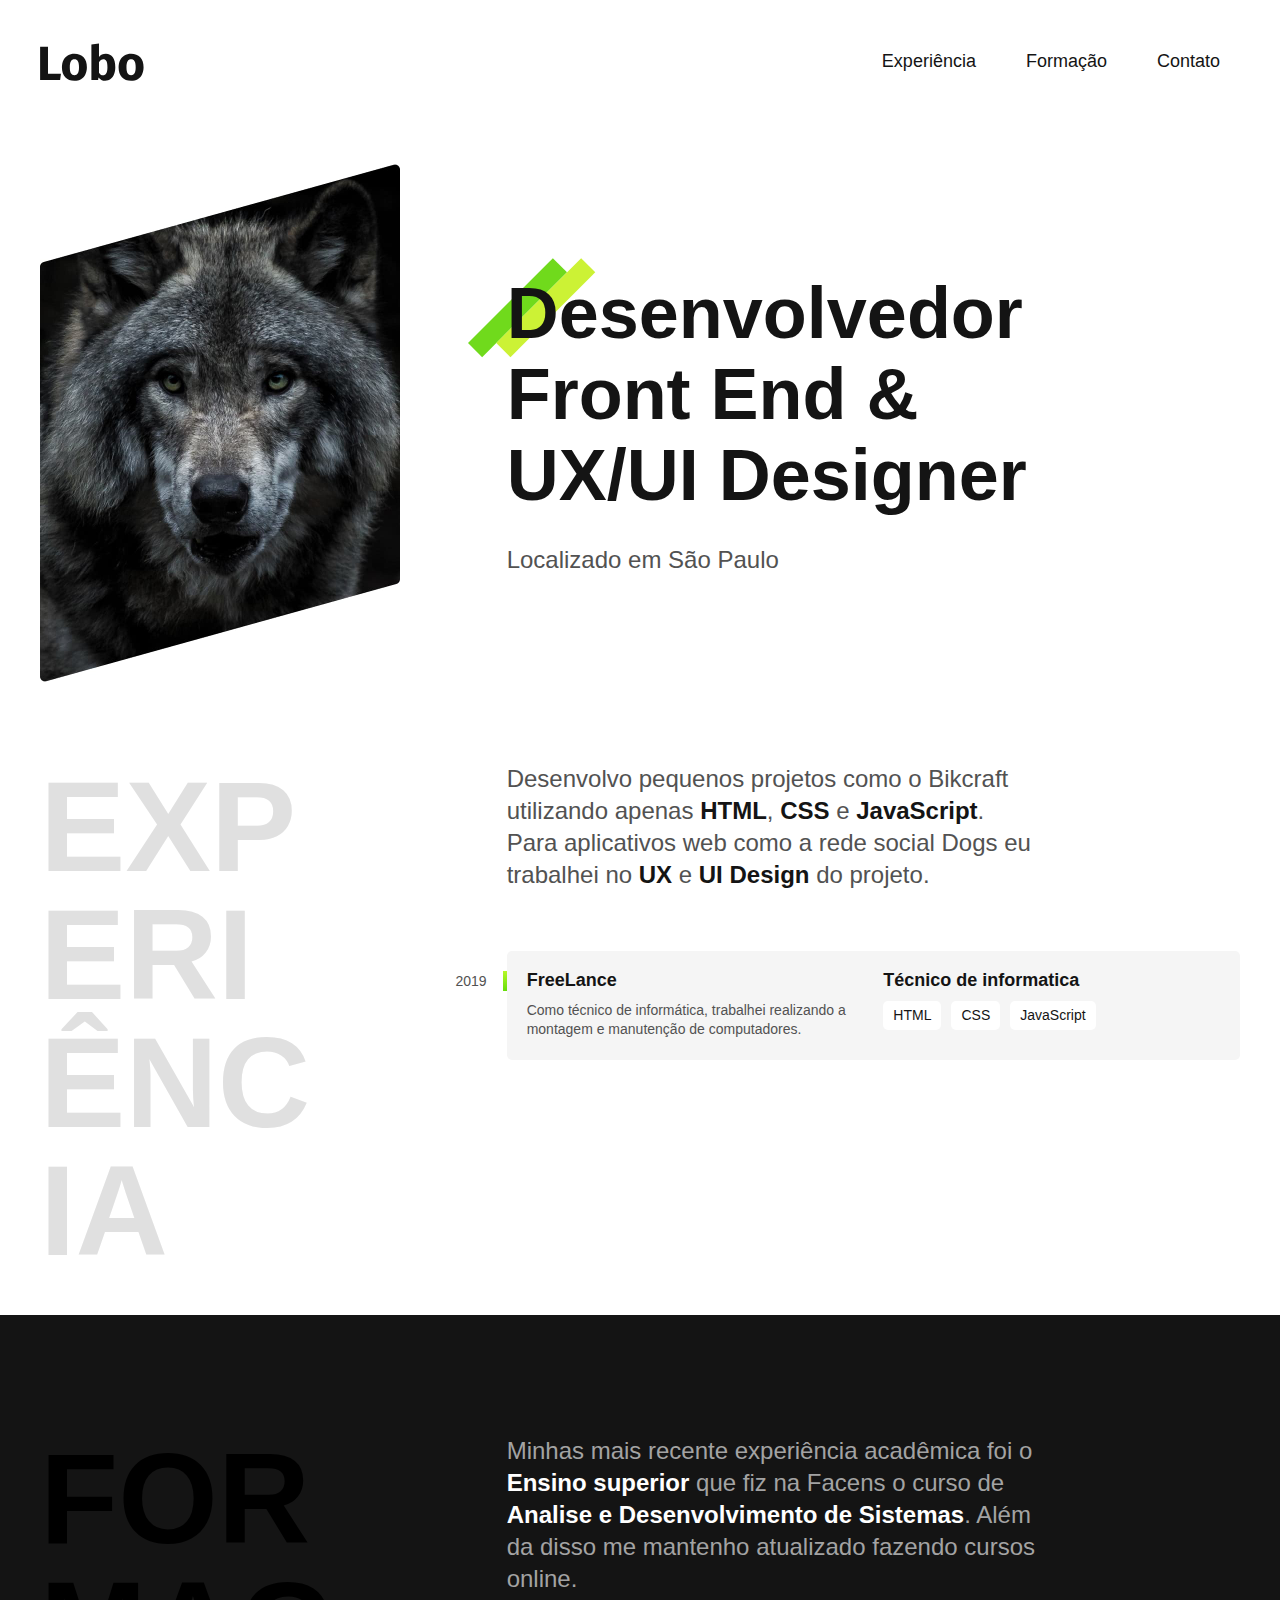
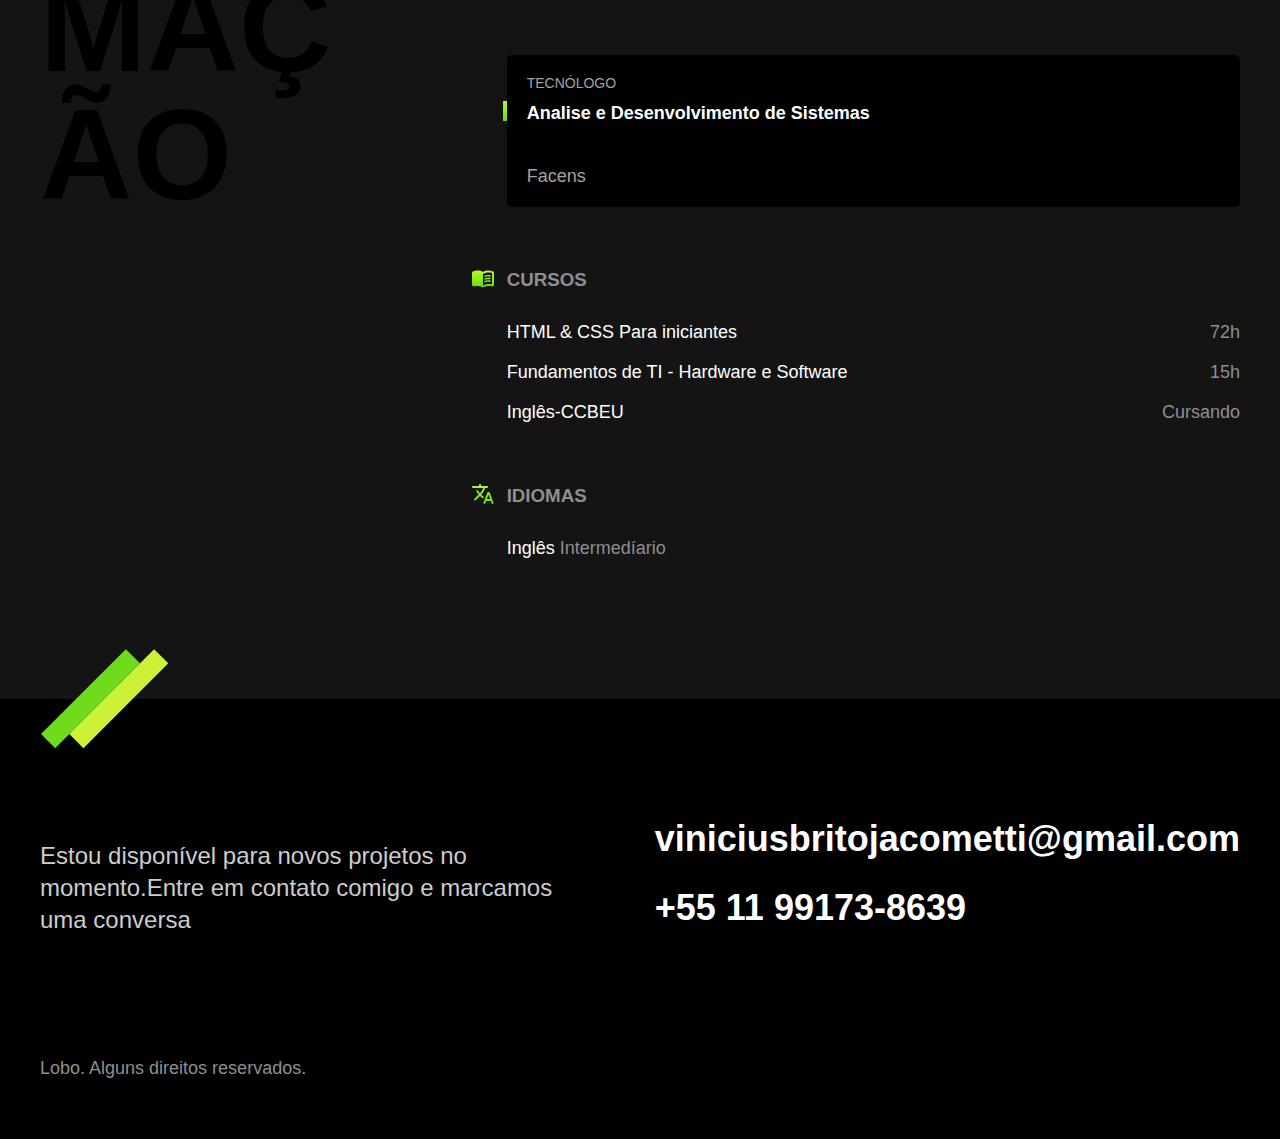
<file: index.html>
<!DOCTYPE html>
<html lang="pt-br">
<head>
    <meta charset="UTF-8">
    <meta name="viewport" content="width=device-width, initial-scale=1.0">
    <title>Lobo Desenvolvedor frontEnd</title>
    <meta name="description" content="Desenvolvedor Front End e UX/UI Designer">
    <link rel="stylesheet" href="css/style.css">
</head>

<body>
    <header class="header">
        <img src="./img/marca.svg" alt="Lobo" width="104" height="38">
    <nav>
        <ul class="header-menu">
            <li><a href="#experiencia">Experiência</a></li>
            <li><a href="#formacao">Formação</a></li>
            <li><a href="#contato">Contato</a></li>
        </ul>
    </nav>
</header>

    <main class="introducao">
        <img src="./img/perfil.jpg" alt="Lobo Cinza" width="360" height="520" >
        <div>
            <h1>Desenvolvedor<br>Front End & <br>UX/UI Designer</h1>
            <p>Localizado em São Paulo</p>
        </div>
    </main>

    <section class="experiencia" id="experiencia" aria-label="Experiência">
        <h2 class="subtitulo">Experiência</h2>
        <div>
        <p class="experiencia-texto">Desenvolvo pequenos projetos como o Bikcraft utilizando apenas <strong>HTML</strong>, <strong>CSS</strong> e <strong>JavaScript</strong>. Para aplicativos web como a rede social Dogs eu trabalhei no <strong>UX</strong> e <strong>UI Design</strong> do projeto.</p>
        

            <div class="empresa">
                <span class="empresa-ano">2019</span>
                <h3 class="empresa-titulo">FreeLance</h3>
                <span class="empresa-titulo">Técnico de informatica</span>
                <p class="empresa-texto">Como técnico de informática, trabalhei realizando a montagem e manutenção de computadores.</p>
                <ul class="empresa-habilidades">
                <li>HTML</li>
                <li>CSS</li>
                <li>JavaScript</li>
                </ul>
            </div>
        </div>
    </section>

    <section class="formacao" id="formacao" aria-label="Formação">
        <div class="formacao-container">
            <h2 class="subtitulo">Formação</h2>

            <div>
            <p class="formacao-texto">
                Minhas mais recente experiência acadêmica foi o <strong>Ensino superior</strong> que fiz na Facens o curso de <strong>Analise e Desenvolvimento de Sistemas</strong>. Além da disso me mantenho atualizado fazendo cursos online.
            </p>

            <ul class="faculdade-lista">
                <li class="faculdade">
                    <span class="faculdade-tipo">Tecnólogo</span>
                    <h3 class="faculdade-curso">Analise e Desenvolvimento de Sistemas</h3>
                    <span class="faculdade-instituicao">Facens</span>
                </li>
            </ul>
                <div class="formacao-extra">
                <div class="cursos">
                    <h3>Cursos</h3>
                    <ul>
                        <li>HTML & CSS Para iniciantes <span>72h</span></li>
                        <li>Fundamentos de TI - Hardware e Software <span>15h</span></li>
                        <li>Inglês-CCBEU <span>Cursando</span></li>
                    </ul>
                </div>
            
            <div class="idiomas">
                <h3>Idiomas</h3>
                <ul>
                    <li>Inglês <span>Intermedíario</span></li>
                </ul>
            </div>
                </div>
            </div>
        </div>
    </section>

    <footer class="footer" id="contato">
        <div class="footer-container">
            <p class="footer-texto">Estou disponível para novos projetos no momento.Entre em contato comigo e marcamos uma conversa</p>
            <ul class="footer-contato">
                <li>viniciusbritojacometti@gmail.com</li>
                <li>+55 11 99173-8639</li>
            </ul>
            <p class="footer-copy">Lobo. Alguns direitos reservados.</p>
        </div>
    </footer>

</body>

</html>
</file>
<file: css/style.css>
@import './global.css';
@import './header.css';
@import './introducao.css';
@import './experiencia.css';
@import '/css/formacao.css';
@import '/css/footer.css';
</file>
